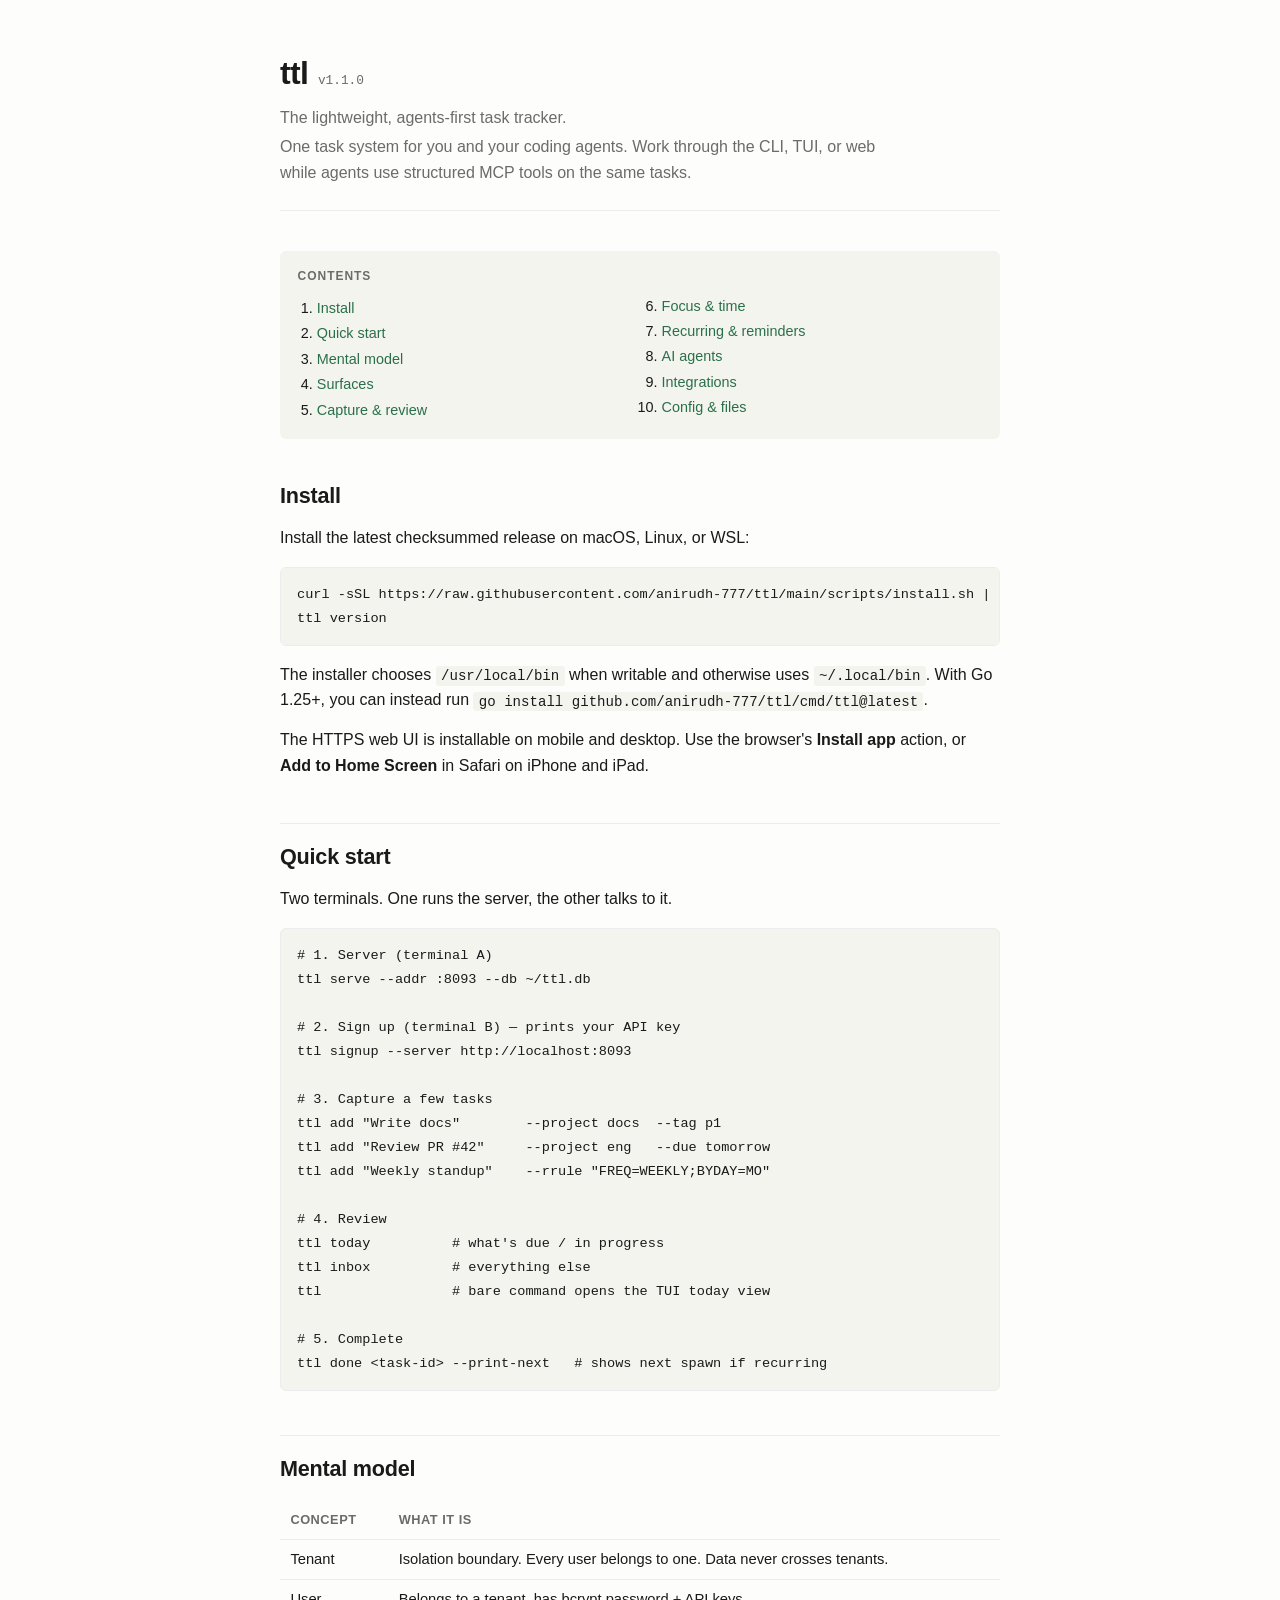
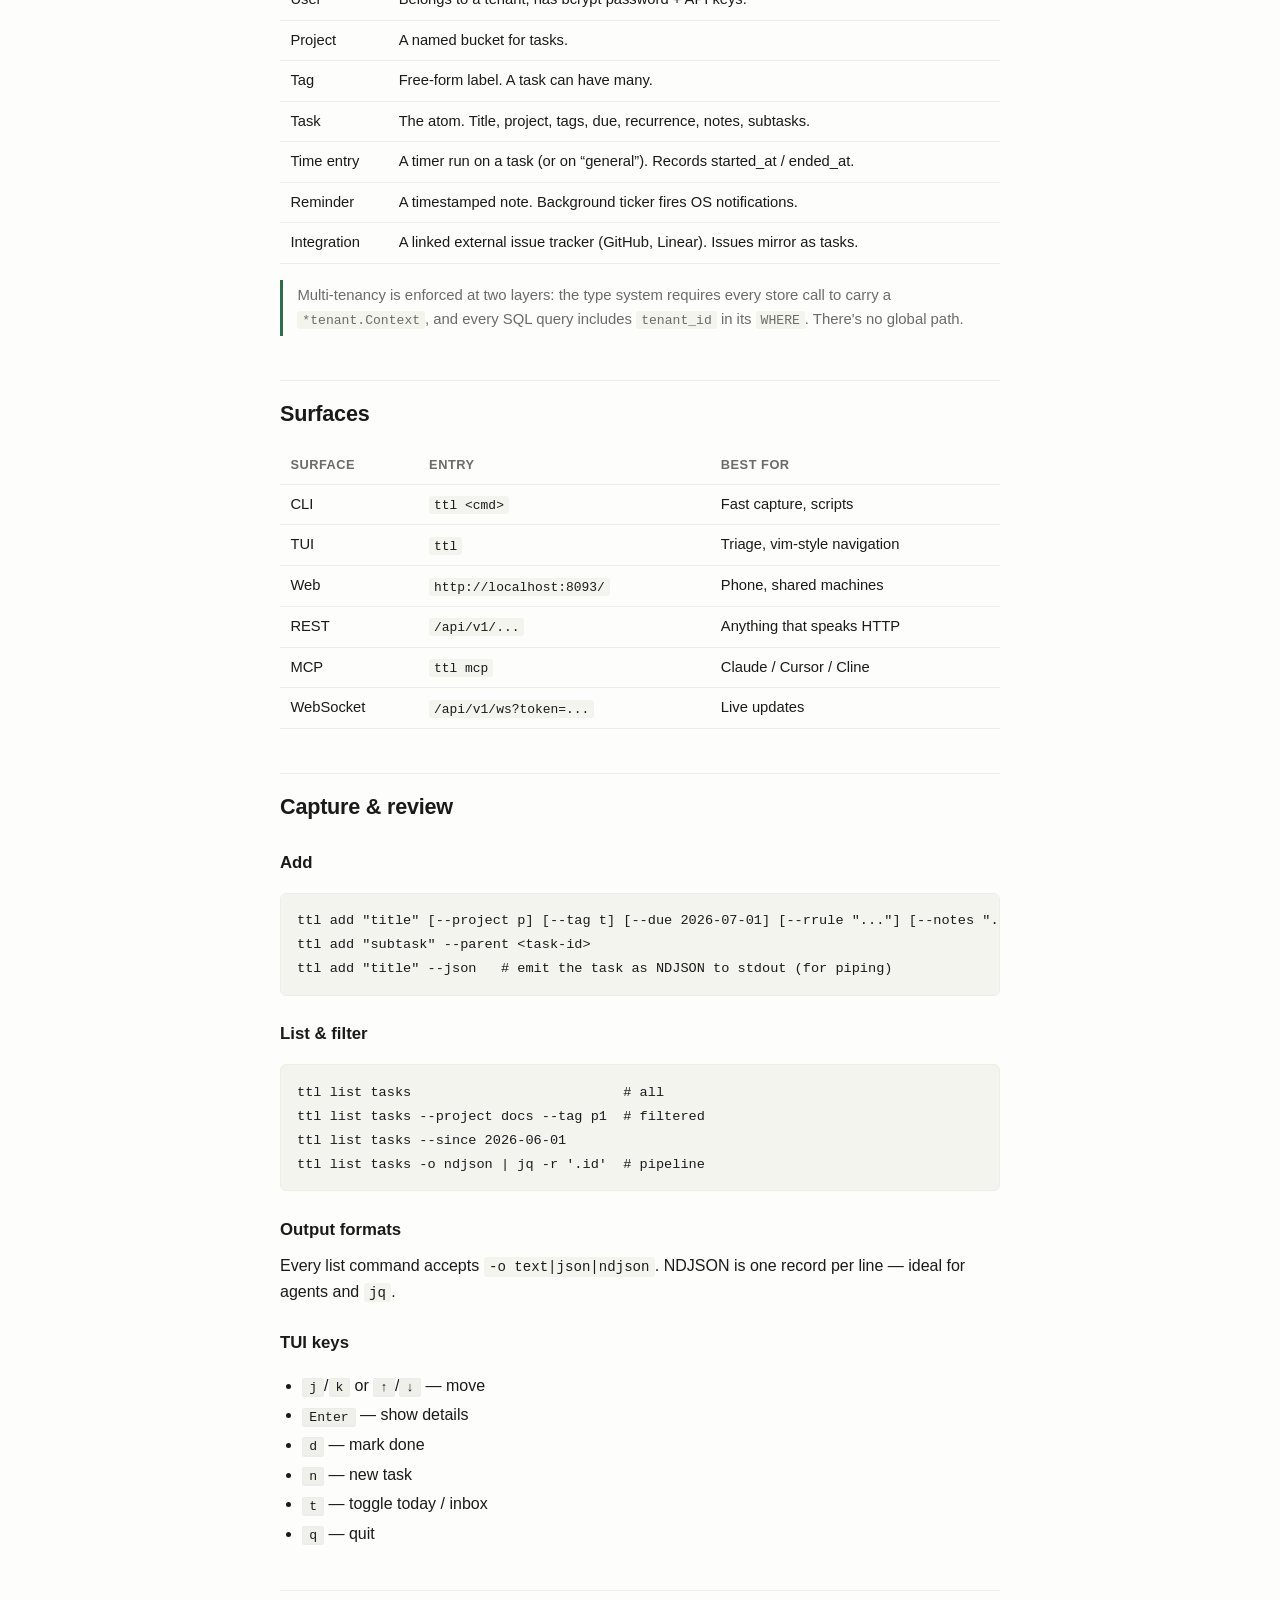
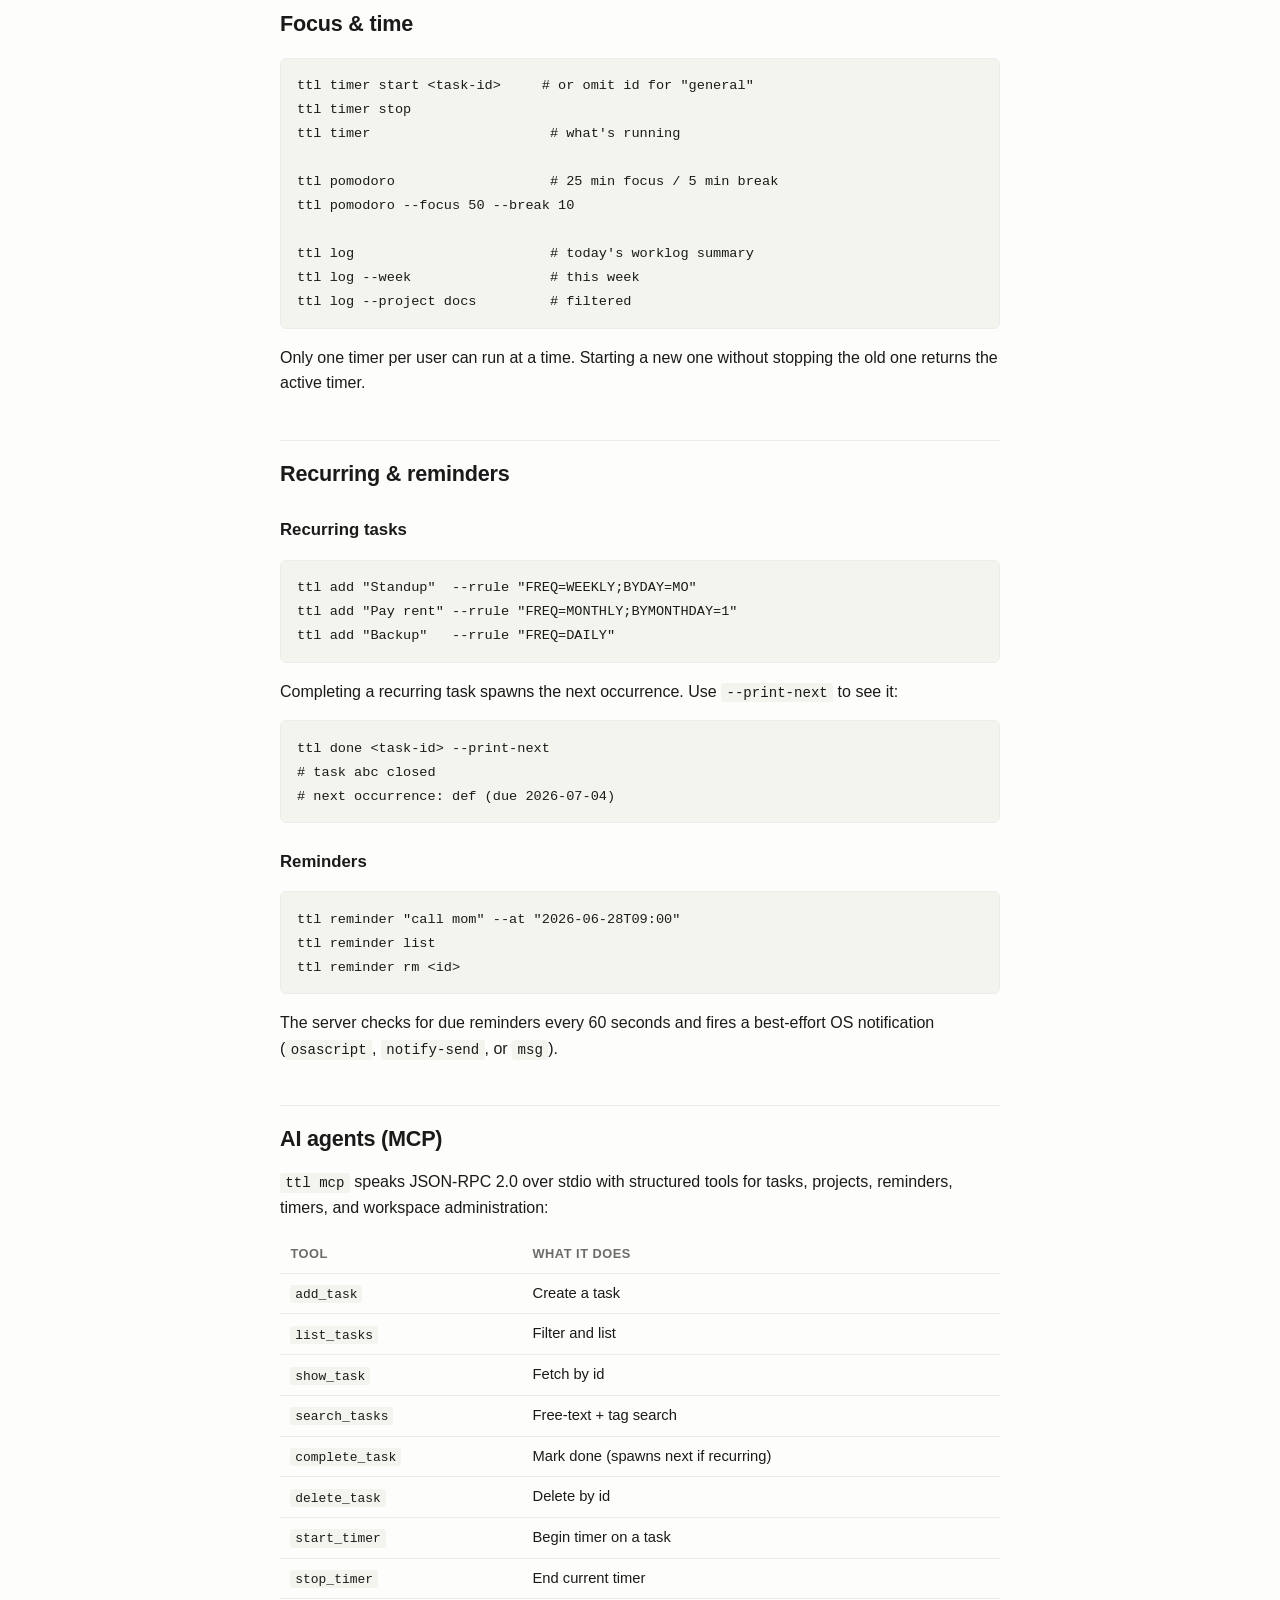
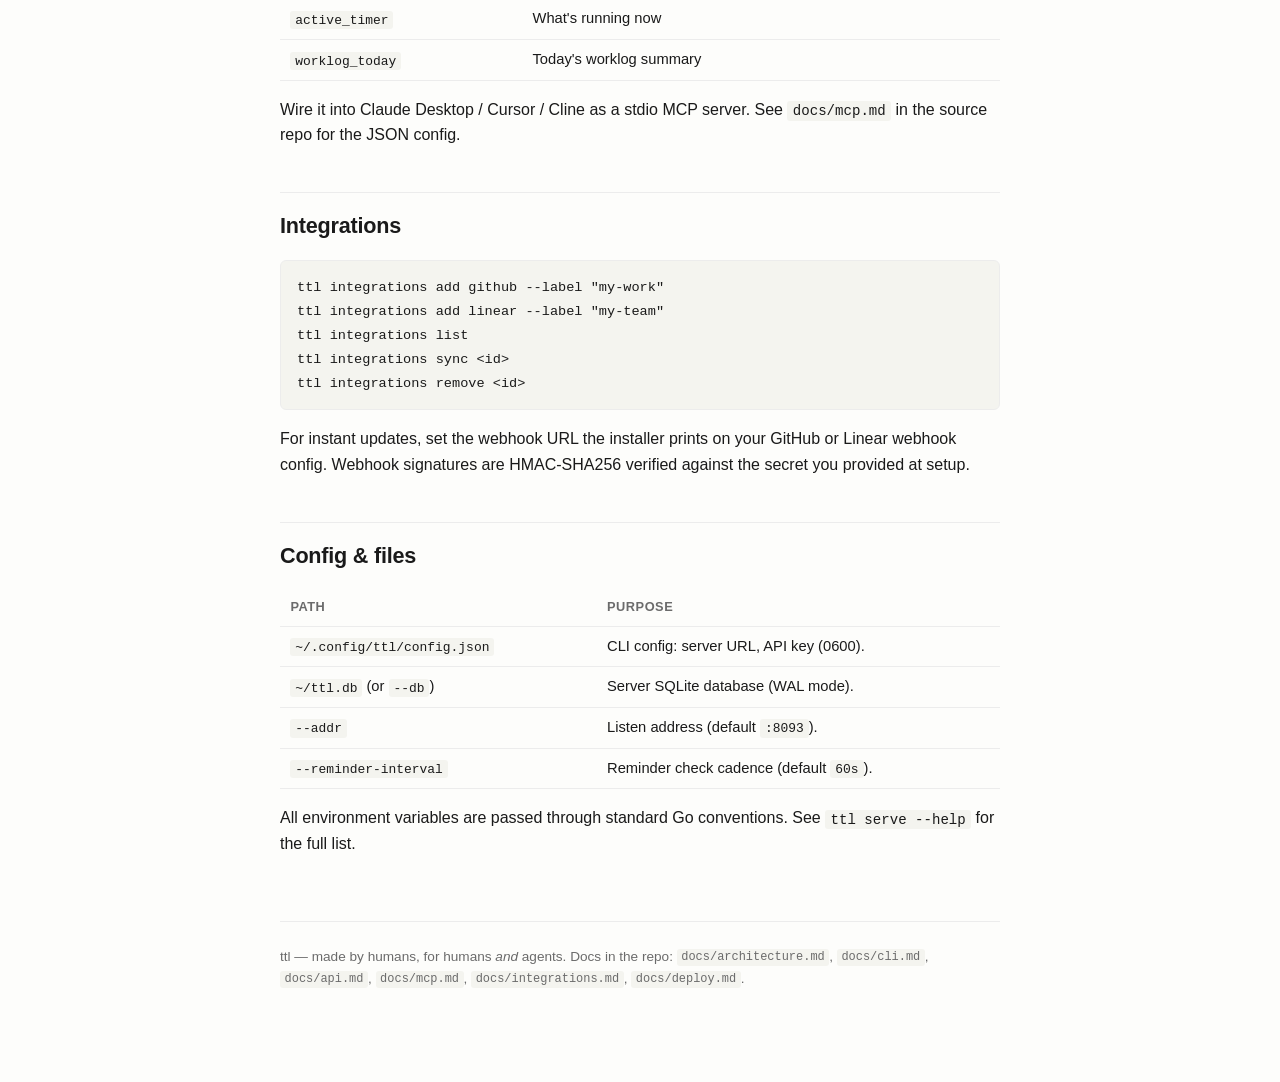
<file: cmd/ttl/web/guide.html>
<!doctype html>
<html lang="en">
<head>
<meta charset="utf-8">
<meta name="viewport" content="width=device-width,initial-scale=1">
<meta name="color-scheme" content="light dark">
<title>ttl guide</title>
<style>
  :root {
    --fg: #1a1a1a;
    --muted: #6b6b6b;
    --bg: #fdfdfb;
    --accent: #2a6f4a;
    --border: #ececec;
    --code-bg: #f4f4ef;
    --kbd-bg: #f0f0eb;
    --link: #2a6f4a;
    --max: 760px;
    --mono: ui-monospace, SFMono-Regular, "SF Mono", Menlo, Consolas, monospace;
    --sans: -apple-system, BlinkMacSystemFont, "Inter", "Segoe UI", Roboto, sans-serif;
  }
  @media (prefers-color-scheme: dark) {
    :root {
      --fg: #ececec;
      --muted: #8b8b8b;
      --bg: #141414;
      --accent: #7dbe9b;
      --border: #262626;
      --code-bg: #1d1d1d;
      --kbd-bg: #1d1d1d;
      --link: #7dbe9b;
    }
  }
  * { box-sizing: border-box; }
  html { -webkit-text-size-adjust: 100%; }
  body {
    margin: 0;
    background: var(--bg);
    color: var(--fg);
    font-family: var(--sans);
    font-size: 16px;
    line-height: 1.6;
    -webkit-font-smoothing: antialiased;
  }
  .wrap {
    max-width: var(--max);
    margin: 0 auto;
    padding: 3rem 1.25rem 6rem;
  }
  header {
    border-bottom: 1px solid var(--border);
    padding-bottom: 1.5rem;
    margin-bottom: 2.5rem;
  }
  .brand {
    display: flex;
    align-items: baseline;
    gap: .6rem;
    margin-bottom: .35rem;
  }
  .brand h1 {
    margin: 0;
    font-size: 2rem;
    letter-spacing: -.02em;
    font-weight: 700;
  }
  .brand .ver {
    font-family: var(--mono);
    font-size: .8rem;
    color: var(--muted);
  }
  .tag {
    color: var(--muted);
    font-size: 1rem;
    margin: 0 0 .25rem;
  }
  .lede {
    color: var(--muted);
    font-size: 1rem;
    max-width: 38rem;
    margin: 0;
  }
  nav.toc {
    margin: 0 0 2.5rem;
    padding: 1rem 1.1rem;
    background: var(--code-bg);
    border-radius: 6px;
    font-size: .9rem;
  }
  nav.toc strong {
    display: block;
    font-size: .75rem;
    text-transform: uppercase;
    letter-spacing: .08em;
    color: var(--muted);
    margin-bottom: .55rem;
  }
  nav.toc ol {
    margin: 0;
    padding-left: 1.2rem;
    column-count: 2;
    column-gap: 1.5rem;
  }
  @media (max-width: 600px) { nav.toc ol { column-count: 1; } }
  nav.toc li { margin: .15rem 0; break-inside: avoid; }
  nav.toc a { color: var(--link); text-decoration: none; }
  nav.toc a:hover { text-decoration: underline; }

  h2 {
    font-size: 1.35rem;
    letter-spacing: -.01em;
    margin: 2.75rem 0 .75rem;
    padding-top: 1rem;
    border-top: 1px solid var(--border);
  }
  h2:first-of-type { border-top: 0; padding-top: 0; margin-top: 0; }
  h3 {
    font-size: 1.05rem;
    margin: 1.6rem 0 .45rem;
    color: var(--fg);
  }
  p { margin: .6rem 0 .9rem; }
  a { color: var(--link); }
  ul, ol { padding-left: 1.4rem; }
  li { margin: .25rem 0; }

  code, kbd {
    font-family: var(--mono);
    font-size: .88em;
  }
  :not(pre) > code {
    background: var(--code-bg);
    padding: .12em .38em;
    border-radius: 3px;
  }
  kbd {
    background: var(--kbd-bg);
    border: 1px solid var(--border);
    border-bottom-width: 2px;
    border-radius: 3px;
    padding: .05em .45em;
    font-size: .82em;
  }
  pre {
    margin: 1rem 0;
    padding: .9rem 1rem;
    background: var(--code-bg);
    border: 1px solid var(--border);
    border-radius: 6px;
    overflow-x: auto;
    line-height: 1.5;
  }
  pre code {
    background: none;
    padding: 0;
    font-size: .85rem;
  }

  table {
    width: 100%;
    border-collapse: collapse;
    margin: 1rem 0;
    font-size: .92rem;
  }
  th, td {
    text-align: left;
    padding: .5rem .65rem;
    border-bottom: 1px solid var(--border);
    vertical-align: top;
  }
  th {
    font-weight: 600;
    color: var(--muted);
    font-size: .8rem;
    text-transform: uppercase;
    letter-spacing: .04em;
  }

  .note {
    border-left: 3px solid var(--accent);
    padding: .25rem 0 .25rem .9rem;
    color: var(--muted);
    margin: 1rem 0;
    font-size: .93rem;
  }

  footer {
    margin-top: 4rem;
    padding-top: 1.5rem;
    border-top: 1px solid var(--border);
    color: var(--muted);
    font-size: .85rem;
  }
  footer a { color: var(--muted); }

  @media print {
    body { font-size: 11pt; background: white; color: black; }
    nav.toc, footer { display: none; }
    pre, :not(pre) > code, kbd { background: #f5f5f5; color: black; }
    pre { border-color: #ddd; }
    h2 { break-before: page; }
  }
</style>
</head>
<body>
<div class="wrap">

<header>
  <div class="brand">
    <h1>ttl</h1>
    <span class="ver">v1.1.0</span>
  </div>
  <p class="tag">The lightweight, agents-first task tracker.</p>
  <p class="lede">
    One task system for you and your coding agents. Work through the CLI, TUI,
    or web while agents use structured MCP tools on the same tasks.
  </p>
</header>

<nav class="toc">
  <strong>Contents</strong>
  <ol>
    <li><a href="#install">Install</a></li>
    <li><a href="#start">Quick start</a></li>
    <li><a href="#model">Mental model</a></li>
    <li><a href="#surfaces">Surfaces</a></li>
    <li><a href="#capture">Capture &amp; review</a></li>
    <li><a href="#focus">Focus &amp; time</a></li>
    <li><a href="#recur">Recurring &amp; reminders</a></li>
    <li><a href="#agents">AI agents</a></li>
    <li><a href="#integrations">Integrations</a></li>
    <li><a href="#config">Config &amp; files</a></li>
  </ol>
</nav>

<h2 id="install">Install</h2>

<p>Install the latest checksummed release on macOS, Linux, or WSL:</p>

<pre><code>curl -sSL https://raw.githubusercontent.com/anirudh-777/ttl/main/scripts/install.sh | bash
ttl version</code></pre>

<p>The installer chooses <code>/usr/local/bin</code> when writable and otherwise
uses <code>~/.local/bin</code>. With Go 1.25+, you can instead run
<code>go install github.com/anirudh-777/ttl/cmd/ttl@latest</code>.</p>

<p>The HTTPS web UI is installable on mobile and desktop. Use the browser's
<strong>Install app</strong> action, or <strong>Add to Home Screen</strong> in
Safari on iPhone and iPad.</p>

<h2 id="start">Quick start</h2>

<p>Two terminals. One runs the server, the other talks to it.</p>

<pre><code># 1. Server (terminal A)
ttl serve --addr :8093 --db ~/ttl.db

# 2. Sign up (terminal B) &mdash; prints your API key
ttl signup --server http://localhost:8093

# 3. Capture a few tasks
ttl add "Write docs"        --project docs  --tag p1
ttl add "Review PR #42"     --project eng   --due tomorrow
ttl add "Weekly standup"    --rrule "FREQ=WEEKLY;BYDAY=MO"

# 4. Review
ttl today          # what's due / in progress
ttl inbox          # everything else
ttl                # bare command opens the TUI today view

# 5. Complete
ttl done &lt;task-id&gt; --print-next   # shows next spawn if recurring
</code></pre>

<h2 id="model">Mental model</h2>

<table>
  <thead><tr><th>Concept</th><th>What it is</th></tr></thead>
  <tbody>
    <tr><td>Tenant</td><td>Isolation boundary. Every user belongs to one. Data never crosses tenants.</td></tr>
    <tr><td>User</td><td>Belongs to a tenant, has bcrypt password + API keys.</td></tr>
    <tr><td>Project</td><td>A named bucket for tasks.</td></tr>
    <tr><td>Tag</td><td>Free-form label. A task can have many.</td></tr>
    <tr><td>Task</td><td>The atom. Title, project, tags, due, recurrence, notes, subtasks.</td></tr>
    <tr><td>Time entry</td><td>A timer run on a task (or on &ldquo;general&rdquo;). Records started_at / ended_at.</td></tr>
    <tr><td>Reminder</td><td>A timestamped note. Background ticker fires OS notifications.</td></tr>
    <tr><td>Integration</td><td>A linked external issue tracker (GitHub, Linear). Issues mirror as tasks.</td></tr>
  </tbody>
</table>

<div class="note">
Multi-tenancy is enforced at two layers: the type system requires
every store call to carry a <code>*tenant.Context</code>, and every SQL
query includes <code>tenant_id</code> in its <code>WHERE</code>. There's
no global path.
</div>

<h2 id="surfaces">Surfaces</h2>

<table>
  <thead><tr><th>Surface</th><th>Entry</th><th>Best for</th></tr></thead>
  <tbody>
    <tr><td>CLI</td><td><code>ttl &lt;cmd&gt;</code></td><td>Fast capture, scripts</td></tr>
    <tr><td>TUI</td><td><code>ttl</code></td><td>Triage, vim-style navigation</td></tr>
    <tr><td>Web</td><td><code>http://localhost:8093/</code></td><td>Phone, shared machines</td></tr>
    <tr><td>REST</td><td><code>/api/v1/...</code></td><td>Anything that speaks HTTP</td></tr>
    <tr><td>MCP</td><td><code>ttl mcp</code></td><td>Claude / Cursor / Cline</td></tr>
    <tr><td>WebSocket</td><td><code>/api/v1/ws?token=...</code></td><td>Live updates</td></tr>
  </tbody>
</table>

<h2 id="capture">Capture &amp; review</h2>

<h3>Add</h3>
<pre><code>ttl add "title" [--project p] [--tag t] [--due 2026-07-01] [--rrule "..."] [--notes "..."]
ttl add "subtask" --parent &lt;task-id&gt;
ttl add "title" --json   # emit the task as NDJSON to stdout (for piping)
</code></pre>

<h3>List &amp; filter</h3>
<pre><code>ttl list tasks                          # all
ttl list tasks --project docs --tag p1  # filtered
ttl list tasks --since 2026-06-01
ttl list tasks -o ndjson | jq -r '.id'  # pipeline
</code></pre>

<h3>Output formats</h3>
<p>Every list command accepts <code>-o text|json|ndjson</code>.
NDJSON is one record per line &mdash; ideal for agents and <code>jq</code>.</p>

<h3>TUI keys</h3>
<ul>
  <li><kbd>j</kbd>/<kbd>k</kbd> or <kbd>&uarr;</kbd>/<kbd>&darr;</kbd> &mdash; move</li>
  <li><kbd>Enter</kbd> &mdash; show details</li>
  <li><kbd>d</kbd> &mdash; mark done</li>
  <li><kbd>n</kbd> &mdash; new task</li>
  <li><kbd>t</kbd> &mdash; toggle today / inbox</li>
  <li><kbd>q</kbd> &mdash; quit</li>
</ul>

<h2 id="focus">Focus &amp; time</h2>

<pre><code>ttl timer start &lt;task-id&gt;     # or omit id for "general"
ttl timer stop
ttl timer                      # what's running

ttl pomodoro                   # 25 min focus / 5 min break
ttl pomodoro --focus 50 --break 10

ttl log                        # today's worklog summary
ttl log --week                 # this week
ttl log --project docs         # filtered
</code></pre>

<p>Only one timer per user can run at a time. Starting a new one
without stopping the old one returns the active timer.</p>

<h2 id="recur">Recurring &amp; reminders</h2>

<h3>Recurring tasks</h3>
<pre><code>ttl add "Standup"  --rrule "FREQ=WEEKLY;BYDAY=MO"
ttl add "Pay rent" --rrule "FREQ=MONTHLY;BYMONTHDAY=1"
ttl add "Backup"   --rrule "FREQ=DAILY"
</code></pre>

<p>Completing a recurring task spawns the next occurrence. Use
<code>--print-next</code> to see it:</p>

<pre><code>ttl done &lt;task-id&gt; --print-next
# task abc closed
# next occurrence: def (due 2026-07-04)
</code></pre>

<h3>Reminders</h3>
<pre><code>ttl reminder "call mom" --at "2026-06-28T09:00"
ttl reminder list
ttl reminder rm &lt;id&gt;
</code></pre>

<p>The server checks for due reminders every 60 seconds and fires a
best-effort OS notification (<code>osascript</code>,
<code>notify-send</code>, or <code>msg</code>).</p>

<h2 id="agents">AI agents (MCP)</h2>

<p><code>ttl mcp</code> speaks JSON-RPC 2.0 over stdio with structured tools for tasks, projects, reminders, timers, and workspace administration:</p>

<table>
  <thead><tr><th>Tool</th><th>What it does</th></tr></thead>
  <tbody>
    <tr><td><code>add_task</code></td><td>Create a task</td></tr>
    <tr><td><code>list_tasks</code></td><td>Filter and list</td></tr>
    <tr><td><code>show_task</code></td><td>Fetch by id</td></tr>
    <tr><td><code>search_tasks</code></td><td>Free-text + tag search</td></tr>
    <tr><td><code>complete_task</code></td><td>Mark done (spawns next if recurring)</td></tr>
    <tr><td><code>delete_task</code></td><td>Delete by id</td></tr>
    <tr><td><code>start_timer</code></td><td>Begin timer on a task</td></tr>
    <tr><td><code>stop_timer</code></td><td>End current timer</td></tr>
    <tr><td><code>active_timer</code></td><td>What's running now</td></tr>
    <tr><td><code>worklog_today</code></td><td>Today's worklog summary</td></tr>
  </tbody>
</table>

<p>Wire it into Claude Desktop / Cursor / Cline as a stdio MCP server.
See <code>docs/mcp.md</code> in the source repo for the JSON config.</p>

<h2 id="integrations">Integrations</h2>

<pre><code>ttl integrations add github --label "my-work"
ttl integrations add linear --label "my-team"
ttl integrations list
ttl integrations sync &lt;id&gt;
ttl integrations remove &lt;id&gt;
</code></pre>

<p>For instant updates, set the webhook URL the installer prints on your
GitHub or Linear webhook config. Webhook signatures are HMAC-SHA256
verified against the secret you provided at setup.</p>

<h2 id="config">Config &amp; files</h2>

<table>
  <thead><tr><th>Path</th><th>Purpose</th></tr></thead>
  <tbody>
    <tr><td><code>~/.config/ttl/config.json</code></td><td>CLI config: server URL, API key (0600).</td></tr>
    <tr><td><code>~/ttl.db</code> (or <code>--db</code>)</td><td>Server SQLite database (WAL mode).</td></tr>
    <tr><td><code>--addr</code></td><td>Listen address (default <code>:8093</code>).</td></tr>
    <tr><td><code>--reminder-interval</code></td><td>Reminder check cadence (default <code>60s</code>).</td></tr>
  </tbody>
</table>

<p>All environment variables are passed through standard Go conventions.
See <code>ttl serve --help</code> for the full list.</p>

<footer>
  ttl &mdash; made by humans, for humans <em>and</em> agents.
  Docs in the repo: <code>docs/architecture.md</code>,
  <code>docs/cli.md</code>, <code>docs/api.md</code>,
  <code>docs/mcp.md</code>, <code>docs/integrations.md</code>,
  <code>docs/deploy.md</code>.
</footer>

</div>
</body>
</html>
</file>
